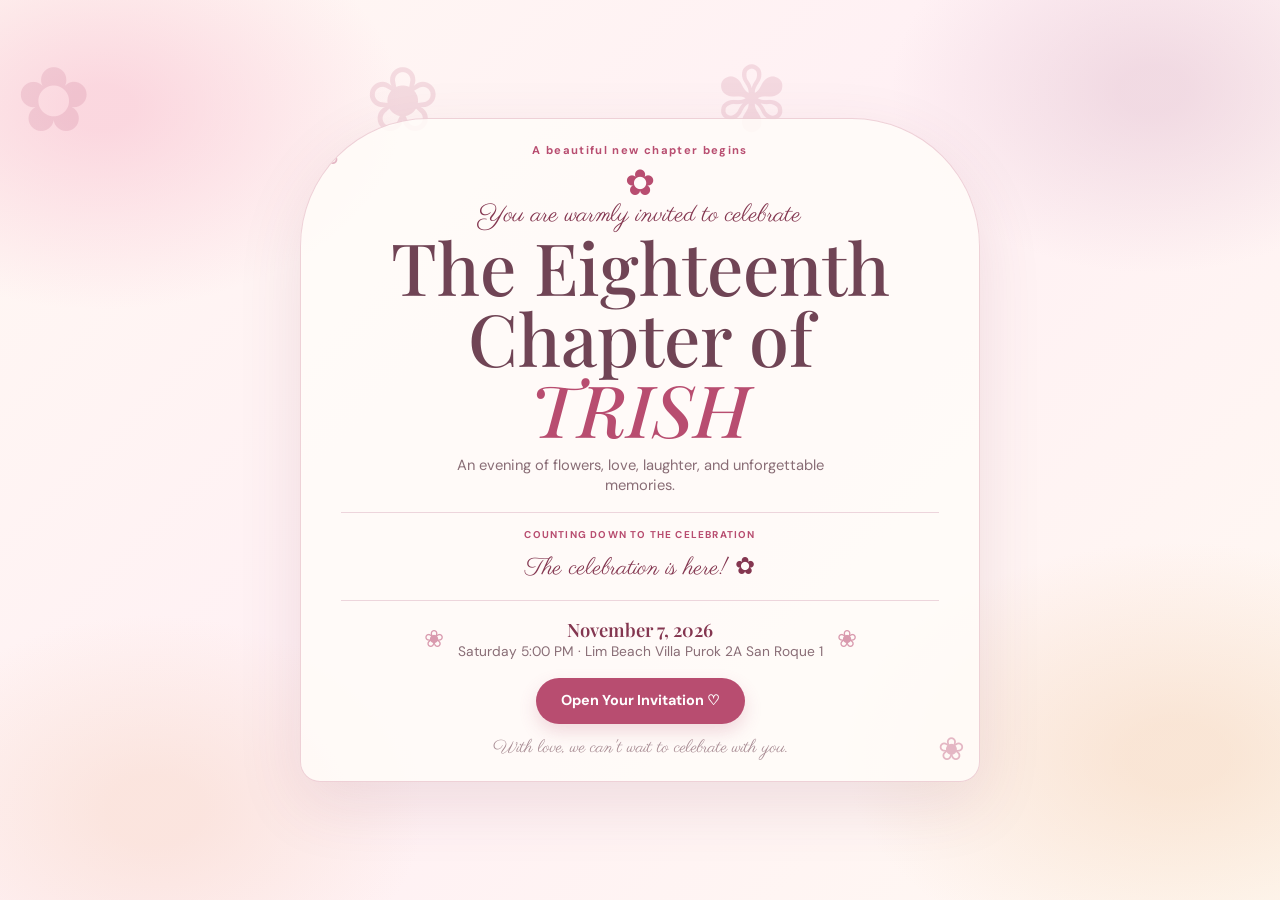
<file: index.html>
<!DOCTYPE html>
<html lang="en">

<head>
    <meta charset="UTF-8">
    <meta name="viewport" content="width=device-width, initial-scale=1.0">
    <meta name="theme-color" content="#fff3f5">
    <title>Her Floral Debut | November 7, 2026</title>
    <link rel="icon" type="image/png" href="files/flower.png">
    <link rel="stylesheet" href="style.css">
</head>

<body class="floral-bg landing-page">
    <main class="invite-card">
        <div class="eyebrow">A beautiful new chapter begins</div>
        <div class="flower-mark" aria-hidden="true">✿</div>
        <p class="script-label">You are warmly invited to celebrate</p>
        <h1 class="debut-name">The Eighteenth Chapter of<span>TRISH</span></h1>
        <p class="intro">An evening of flowers, love, laughter, and unforgettable memories.</p>

        <div class="countdown-wrap">
            <p class="countdown-heading">COUNTING DOWN TO THE CELEBRATION</p>
            <div class="countdown" id="countdown" aria-live="polite">
                <div><strong id="days">00</strong><span>Days</span></div>
                <div><strong id="hours">00</strong><span>Hours</span></div>
                <div><strong id="minutes">00</strong><span>Minutes</span></div>
                <div><strong id="seconds">00</strong><span>Seconds</span></div>
            </div>
        </div>

        <div class="event-details">
            <span class="detail-flower">❀</span>
            <p><strong>November 7, 2026</strong><br>Saturday 5:00 PM · Lim Beach Villa Purok 2A San Roque 1</p>
            <span class="detail-flower">❀</span>
        </div>

        <a class="open-book-btn" href="book.html">Open Your Invitation <span aria-hidden="true">♡</span></a>
        <p class="footer-note">With love, we can't wait to celebrate with you.</p>
    </main>

    <script>
        // November 7, 2026 at 5:00 PM in the Philippines (UTC+8).
        const debutDate = new Date('2026-11-07T17:00:00+08:00').getTime();
        const ids = ['days', 'hours', 'minutes', 'seconds'];

        function updateCountdown() {
            const remaining = debutDate - Date.now();
            const countdown = document.getElementById('countdown');
            if (remaining <= 0) {
                countdown.innerHTML = '<p class="event-live">The celebration is here! ✿</p>';
                return;
            }
            const values = [
                Math.floor(remaining / 86400000),
                Math.floor((remaining % 86400000) / 3600000),
                Math.floor((remaining % 3600000) / 60000),
                Math.floor((remaining % 60000) / 1000)
            ];
            ids.forEach((id, i) => document.getElementById(id).textContent = String(values[i]).padStart(2, '0'));
        }
        updateCountdown();
        setInterval(updateCountdown, 1000);
    </script>
</body>

</html>
</file>
<file: style.css>
@import url('https://fonts.googleapis.com/css2?family=DM+Sans:wght@400;500;600;700&family=Playfair+Display:wght@400;500;600;700&family=Parisienne&display=swap');
:root {
    --rose: #b84d70;
    --rose-dark: #843650;
    --rose-light: #f8dce5;
    --cream: #fffaf4;
    --ink: #513b43;
    --muted: #896d76;
}

* {
    box-sizing: border-box;
}

html {
    min-height: 100%;
}

body {
    margin: 0;
    min-height: 100vh;
    color: var(--ink);
    font: 16px/1.5 "DM Sans", sans-serif;
}

.floral-bg {
    background-color: #fff6f5;
    background-image: radial-gradient(ellipse at 8% 12%, rgba(248, 190, 207, .55) 0 2%, transparent 18%), radial-gradient(ellipse at 92% 84%, rgba(242, 205, 173, .42) 0 3%, transparent 20%), radial-gradient(ellipse at 90% 10%, rgba(225, 190, 207, .45) 0 2%, transparent 16%), radial-gradient(ellipse at 12% 90%, rgba(245, 210, 190, .4) 0 3%, transparent 17%), linear-gradient(135deg, #fff8f3 0%, #fff0f4 48%, #fff9f2 100%);
    background-attachment: fixed;
    position: relative;
    isolation: isolate;
}

.floral-bg::before {
    content: "✿  ❀  ✾";
    position: fixed;
    inset: 0;
    z-index: -1;
    pointer-events: none;
    color: rgba(184, 77, 112, .15);
    font-size: clamp(2.8rem, 7vw, 6.5rem);
    letter-spacing: clamp(2rem, 10vw, 9rem);
    line-height: 1.9;
    overflow: hidden;
    word-break: break-all;
    padding: 1rem;
}

.landing-page {
    min-height: 100vh;
    display: grid;
    place-items: center;
    padding: 34px 18px;
}

.invite-card {
    width: min(100%, 740px);
    text-align: center;
    padding: clamp(28px, 6vw, 64px);
    border: 1px solid rgba(184, 77, 112, .24);
    border-radius: 280px 280px 24px 24px;
    background: rgba(255, 252, 248, .86);
    box-shadow: 0 22px 65px rgba(126, 61, 83, .12);
    position: relative;
    overflow: hidden;
}

.invite-card::before,
.invite-card::after {
    content: "❀";
    position: absolute;
    color: #d99aae;
    font-size: 2.8rem;
    opacity: .7;
}

.invite-card::before {
    top: 20px;
    left: 24px;
}

.invite-card::after {
    right: 24px;
    bottom: 18px;
}

.eyebrow,
.countdown-heading {
    color: var(--rose);
    font-size: .72rem;
    letter-spacing: .19em;
    font-weight: 700;
}

.flower-mark {
    color: var(--rose);
    font-size: 2.6rem;
    margin: 10px 0 0;
}

.script-label {
    font: 1.7rem "Parisienne", cursive;
    color: var(--rose-dark);
    margin: 0 0 2px;
}

.debut-name {
    font: 500 clamp(3rem, 10vw, 5.6rem)/1.05 "Playfair Display", serif;
    margin: 0;
    color: #704455;
}

.debut-name span {
    display: block;
    color: var(--rose);
    font-style: italic;
}

.intro {
    max-width: 420px;
    margin: 18px auto 26px;
    color: var(--muted);
}

.countdown-wrap {
    padding: 18px 0 20px;
    border-top: 1px solid #edd5dc;
    border-bottom: 1px solid #edd5dc;
}

.countdown-heading {
    font-size: .65rem;
    margin: 0 0 14px;
}

.countdown {
    display: flex;
    justify-content: center;
    gap: clamp(8px, 3vw, 24px);
}

.countdown>div {
    min-width: clamp(54px, 12vw, 82px);
    padding: 9px 5px;
    border-radius: 12px;
    background: #fff0f3;
    border: 1px solid #f0d5dd;
}

.countdown strong {
    display: block;
    font: 600 clamp(1.45rem, 4vw, 2.15rem) "Playfair Display", serif;
    color: var(--rose-dark);
}

.countdown span {
    display: block;
    color: var(--muted);
    font-size: .68rem;
}

.event-live {
    color: var(--rose-dark);
    font: 1.5rem "Parisienne", cursive;
    margin: 0;
}

.event-details {
    display: flex;
    justify-content: center;
    align-items: center;
    gap: 15px;
    margin: 20px 0 24px;
}

.event-details p {
    margin: 0;
    color: var(--muted);
    font-size: .92rem;
}

.event-details strong {
    font: 600 1.2rem "Playfair Display", serif;
    color: var(--rose-dark);
}

.detail-flower {
    color: #d99aae;
    font-size: 1.6rem;
}

.open-book-btn {
    display: inline-block;
    padding: 13px 25px;
    border-radius: 999px;
    background: var(--rose);
    color: white;
    text-decoration: none;
    font-weight: 700;
    box-shadow: 0 8px 18px rgba(184, 77, 112, .2);
    transition: transform .2s, background .2s;
}

.open-book-btn:hover {
    background: var(--rose-dark);
    transform: translateY(-2px);
}

.footer-note {
    color: #a78a92;
    font: 1.25rem "Parisienne", cursive;
    margin: 20px 0 0;
}


/* Flip-book layout */

body.book-page {
    display: flex;
    min-height: 100dvh;
    perspective: 1000px;
    overflow: hidden;
}

.book {
    position: relative;
    display: flex;
    margin: auto;
    width: min(40cqmin, 620px);
    pointer-events: none;
    transform-style: preserve-3d;
    transition: translate 1s;
    translate: calc(min(var(--c), 1) * 50%) 0%;
    rotate: 1 0 0 30deg;
    counter-reset: page -1;
}

.book a {
    color: inherit;
}

.page {
    --thickness: 4;
    flex: none;
    display: flex;
    width: 100%;
    font-size: 2cqmin;
    pointer-events: all;
    user-select: none;
    transform-style: preserve-3d;
    transform-origin: left center;
    transition: transform 1s, rotate 1s ease-in calc((min(var(--i), var(--c)) - max(var(--i), var(--c))) * 50ms);
    translate: calc(var(--i) * -100%) 0 0;
    transform: translateZ(calc((var(--c) - var(--i) - .5) * calc(var(--thickness) * .23cqmin)));
    rotate: 0 1 0 calc(clamp(0, var(--c) - var(--i), 1) * -180deg);
    box-shadow: 0 .5em 1em -.2em #643c4b25;
}

.front,
.back {
    position: relative;
    flex: none;
    width: 100%;
    backface-visibility: hidden;
    overflow: hidden;
    background-color: #fffaf8;
    translate: 0;
    display: flex;
    flex-flow: column wrap;
    justify-content: space-between;
    padding: 2em;
    border: 1px solid #d9a8b7;
}

.front:has(img),
.back:has(img) {
    padding: 0;
}

.front img,
.back img {
    width: 100%;
    height: 100%;
    object-fit: cover;
}

.front::after,
.back::after {
    position: absolute;
    bottom: 1em;
    counter-increment: page;
    content: counter(page) ".";
    font-size: .8em;
    color: #a36d7e;
}

.back {
    translate: -100% 0;
    rotate: 0 1 0 180deg;
}

.front::after {
    right: 1em;
}

.back::after {
    left: 1em;
}

.cover::after {
    content: "";
}

.front {
    background: linear-gradient(110deg, #fffaf8 0%, #fff0f3 100%);
    border-radius: .1em .5em .5em .1em;
}

.back {
    background: linear-gradient(250deg, #fffaf8 0%, #fff0f3 100%);
    border-radius: .5em .1em .1em .5em;
}

.cover {
    background: linear-gradient(rgba(113, 50, 75, .25), rgba(113, 50, 75, .25)), #b86b85 url("files/1st.jpg") 50% / cover;
    color: #fffaf8;
}

.cover h1,
.cover h3 {
    font-family: "Playfair Display", serif;
}

.sound-toggle {
    position: fixed;
    z-index: 20;
    right: 16px;
    top: 16px;
    border: 1px solid #e0a9ba;
    border-radius: 999px;
    padding: 10px 14px;
    background: rgba(255, 250, 248, .94);
    color: var(--rose-dark);
    font: 600 .85rem "DM Sans", sans-serif;
    cursor: pointer;
    box-shadow: 0 5px 18px #643c4b18;
}

.sound-toggle:hover {
    background: #fff0f3;
}

.mobile-reader {
    display: none;
}

@media (max-width: 700px) {
    .invite-card {
        border-radius: 180px 180px 22px 22px;
    }
    .eyebrow {
        letter-spacing: .1em;
    }
    body.book-page {
        flex-direction: column;
        overflow: hidden;
        padding: 76px 18px 18px;
        perspective: none;
    }
    .book {
        display: none;
    }
    .mobile-reader {
        display: grid;
        grid-template-rows: minmax(0, 1fr) auto;
        gap: 12px;
        width: min(88vw, 440px);
        height: min(78dvh, 760px);
        max-height: calc(100dvh - 108px);
        margin: auto;
    }
    .mobile-page {
        display: grid;
        position: relative;
        min-height: 0;
        place-items: center;
        overflow: hidden;
        border: 1px solid #d7b8ac;
        border-left: 7px solid #bd778b;
        border-right: 5px solid #f3e7d8;
        border-radius: 2px 5px 5px 2px;
        background: #fffaf3;
        box-shadow: 1px 1px 0 #f1e4d8, 3px 3px 0 #e8d5ca, 5px 6px 0 #d7b9b2, 0 14px 28px rgba(100, 60, 75, .22);
        touch-action: pan-y;
        cursor: pointer;
    }
    .mobile-page::after {
        content: "";
        position: absolute;
        inset: 0 auto 0 0;
        z-index: 1;
        width: 12px;
        pointer-events: none;
        background: linear-gradient(90deg, rgba(91, 48, 62, .28), rgba(91, 48, 62, .08) 45%, transparent);
    }
    .mobile-page img {
        display: block;
        position: relative;
        width: 100%;
        height: 100%;
        object-fit: contain;
    }
    .mobile-page img.slide-next {
        animation: mobile-slide-next .32s cubic-bezier(.2, .72, .24, 1) both;
    }
    .mobile-page img.slide-previous {
        animation: mobile-slide-previous .32s cubic-bezier(.2, .72, .24, 1) both;
    }
    @keyframes mobile-slide-next {
        from {
            opacity: .55;
            filter: drop-shadow(-10px 0 7px rgba(67, 37, 46, .2));
            transform: translateX(14%);
        }
        to {
            opacity: 1;
            filter: drop-shadow(0 0 0 transparent);
            transform: translateX(0);
        }
    }
    @keyframes mobile-slide-previous {
        from {
            opacity: .55;
            filter: drop-shadow(10px 0 7px rgba(67, 37, 46, .2));
            transform: translateX(-14%);
        }
        to {
            opacity: 1;
            filter: drop-shadow(0 0 0 transparent);
            transform: translateX(0);
        }
    }
    .mobile-reader-nav {
        display: grid;
        grid-template-columns: 48px 1fr 48px;
        align-items: center;
        gap: 12px;
    }
    .page-arrow {
        width: 48px;
        height: 48px;
        border: 1px solid #e0a9ba;
        border-radius: 50%;
        background: rgba(255, 250, 248, .94);
        color: var(--rose-dark);
        font: 400 2rem/1 "Playfair Display", serif;
        cursor: pointer;
        box-shadow: 0 5px 18px #643c4b18;
    }
    .page-arrow:disabled {
        opacity: .42;
        cursor: default;
    }
    .page-count {
        display: flex;
        align-items: center;
        justify-content: center;
        gap: 8px;
        color: var(--rose-dark);
        font: 1.15rem "Parisienne", cursive;
    }
    .page-count::before,
    .page-count::after {
        content: "✿";
        color: #d99aae;
        font: .9rem "DM Sans", sans-serif;
    }
}

@media (prefers-reduced-motion: reduce) {
    *,
    *::before,
    *::after {
        transition-duration: .01ms !important;
        animation-duration: .01ms !important;
    }
}


/* Landing page: fit the invitation inside one screen on desktop and mobile */

html:has(body.landing-page),
body.landing-page {
    width: 100%;
    height: 100%;
    min-height: 0;
    overflow: hidden;
}

body.landing-page {
    height: 100vh;
    height: 100svh;
}

.landing-page {
    height: 100vh;
    height: 100svh;
    min-height: 0;
    overflow: hidden;
    padding: clamp(8px, 2.2vh, 22px) clamp(8px, 2vw, 20px);
}

.invite-card {
    width: min(100%, 680px);
    max-height: 100%;
    padding: clamp(12px, 2.5vh, 26px) clamp(14px, 4vw, 40px);
    border-radius: clamp(70px, 10vw, 150px) clamp(70px, 10vw, 150px) 20px 20px;
    display: flex;
    flex-direction: column;
    justify-content: center;
    align-items: center;
    overflow: hidden;
}

.invite-card::before {
    top: 10px;
    left: 14px;
    font-size: clamp(1.2rem, 3vw, 2rem);
}

.invite-card::after {
    right: 14px;
    bottom: 8px;
    font-size: clamp(1.2rem, 3vw, 2rem);
}

.eyebrow {
    font-size: clamp(.52rem, 1.3vh, .7rem);
    letter-spacing: .12em;
    margin: 0;
}

.flower-mark {
    font-size: clamp(1.4rem, 4vh, 2.3rem);
    line-height: 1;
    margin: clamp(2px, .7vh, 8px) 0 0;
}

.script-label {
    font-size: clamp(1.05rem, 3vh, 1.55rem);
    line-height: 1.15;
}

.debut-name {
    font-size: clamp(2.35rem, 8vh, 4.8rem);
    line-height: .98;
}

.intro {
    font-size: clamp(.72rem, 1.8vh, .92rem);
    line-height: 1.35;
    margin: clamp(6px, 1.4vh, 14px) auto clamp(8px, 1.8vh, 18px);
    max-width: 390px;
}

.countdown-wrap {
    width: 100%;
    padding: clamp(8px, 1.7vh, 16px) 0;
}

.countdown-heading {
    font-size: clamp(.48rem, 1.2vh, .62rem);
    margin: 0 0 clamp(5px, 1vh, 10px);
    letter-spacing: .12em;
}

.countdown {
    gap: clamp(5px, 1.8vw, 14px);
}

.countdown>div {
    min-width: 0;
    flex: 1;
    max-width: 78px;
    padding: clamp(5px, 1.2vh, 10px) 3px;
    border-radius: 9px;
}

.countdown strong {
    font-size: clamp(1.15rem, 3.7vh, 1.9rem);
    line-height: 1.1;
}

.countdown span {
    font-size: clamp(.55rem, 1.35vh, .68rem);
}

.event-details {
    gap: clamp(5px, 2vw, 14px);
    margin: clamp(8px, 1.8vh, 18px) 0 clamp(8px, 1.8vh, 18px);
}

.event-details p {
    font-size: clamp(.68rem, 1.7vh, .86rem);
    line-height: 1.4;
}

.event-details strong {
    font-size: clamp(.9rem, 2.3vh, 1.15rem);
}

.detail-flower {
    font-size: clamp(1rem, 2.7vh, 1.5rem);
}

.open-book-btn {
    padding: clamp(8px, 1.5vh, 12px) clamp(17px, 4vw, 25px);
    font-size: clamp(.72rem, 1.7vh, .9rem);
    flex-shrink: 0;
}

.footer-note {
    font-size: clamp(.9rem, 2.2vh, 1.15rem);
    line-height: 1.15;
    margin: clamp(7px, 1.5vh, 14px) 0 0;
}


/* Extra-short screens, including small phones in landscape */

@media (max-height: 650px) {
    .landing-page {
        padding: 5px 8px;
    }
    .invite-card {
        padding: 8px 14px;
        border-radius: 60px 60px 16px 16px;
    }
    .flower-mark {
        margin-top: 1px;
    }
    .intro {
        margin-top: 5px;
        margin-bottom: 6px;
    }
    .countdown-wrap {
        padding: 6px 0;
    }
    .event-details {
        margin: 6px 0;
    }
    .footer-note {
        margin-top: 5px;
    }
}

@media (max-width: 380px) {
    .invite-card {
        padding-left: 10px;
        padding-right: 10px;
    }
    .eyebrow {
        letter-spacing: .07em;
    }
    .event-details {
        gap: 5px;
    }
    .detail-flower {
        display: none;
    }
}
</file>
